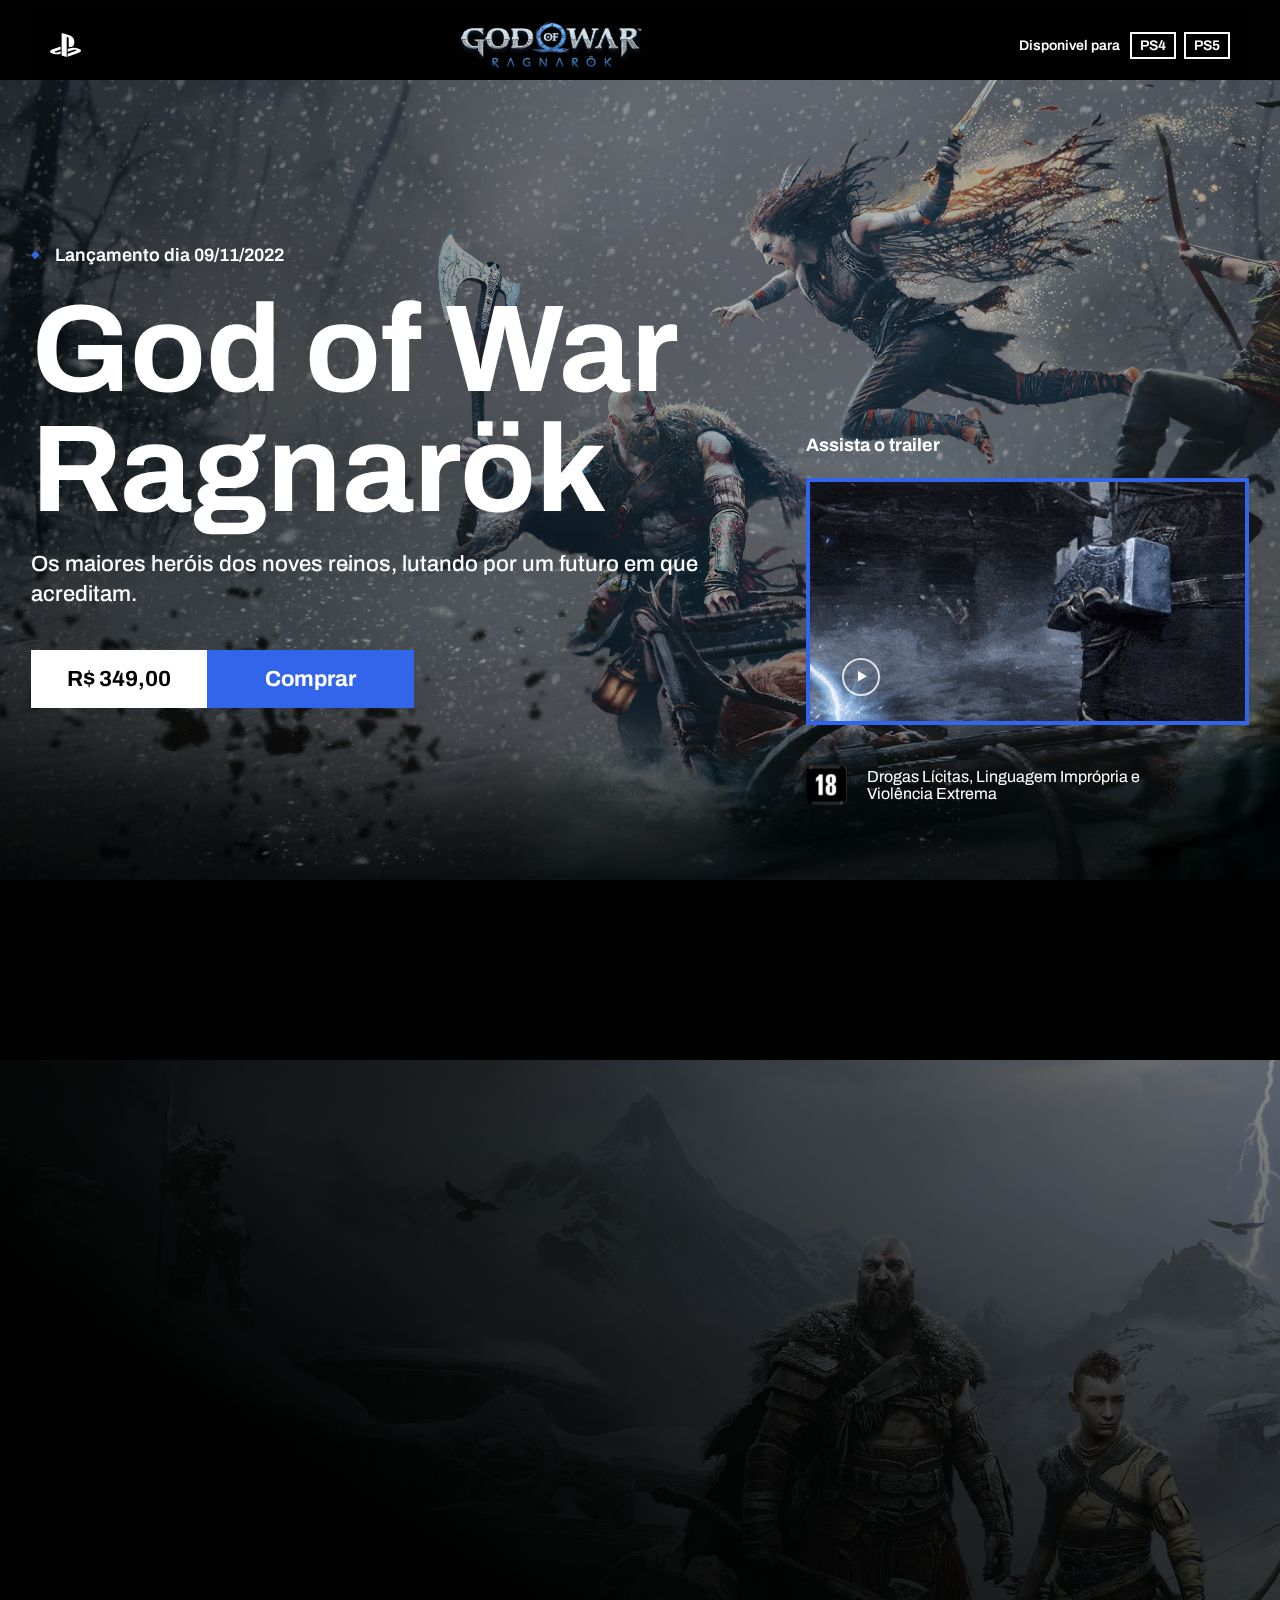
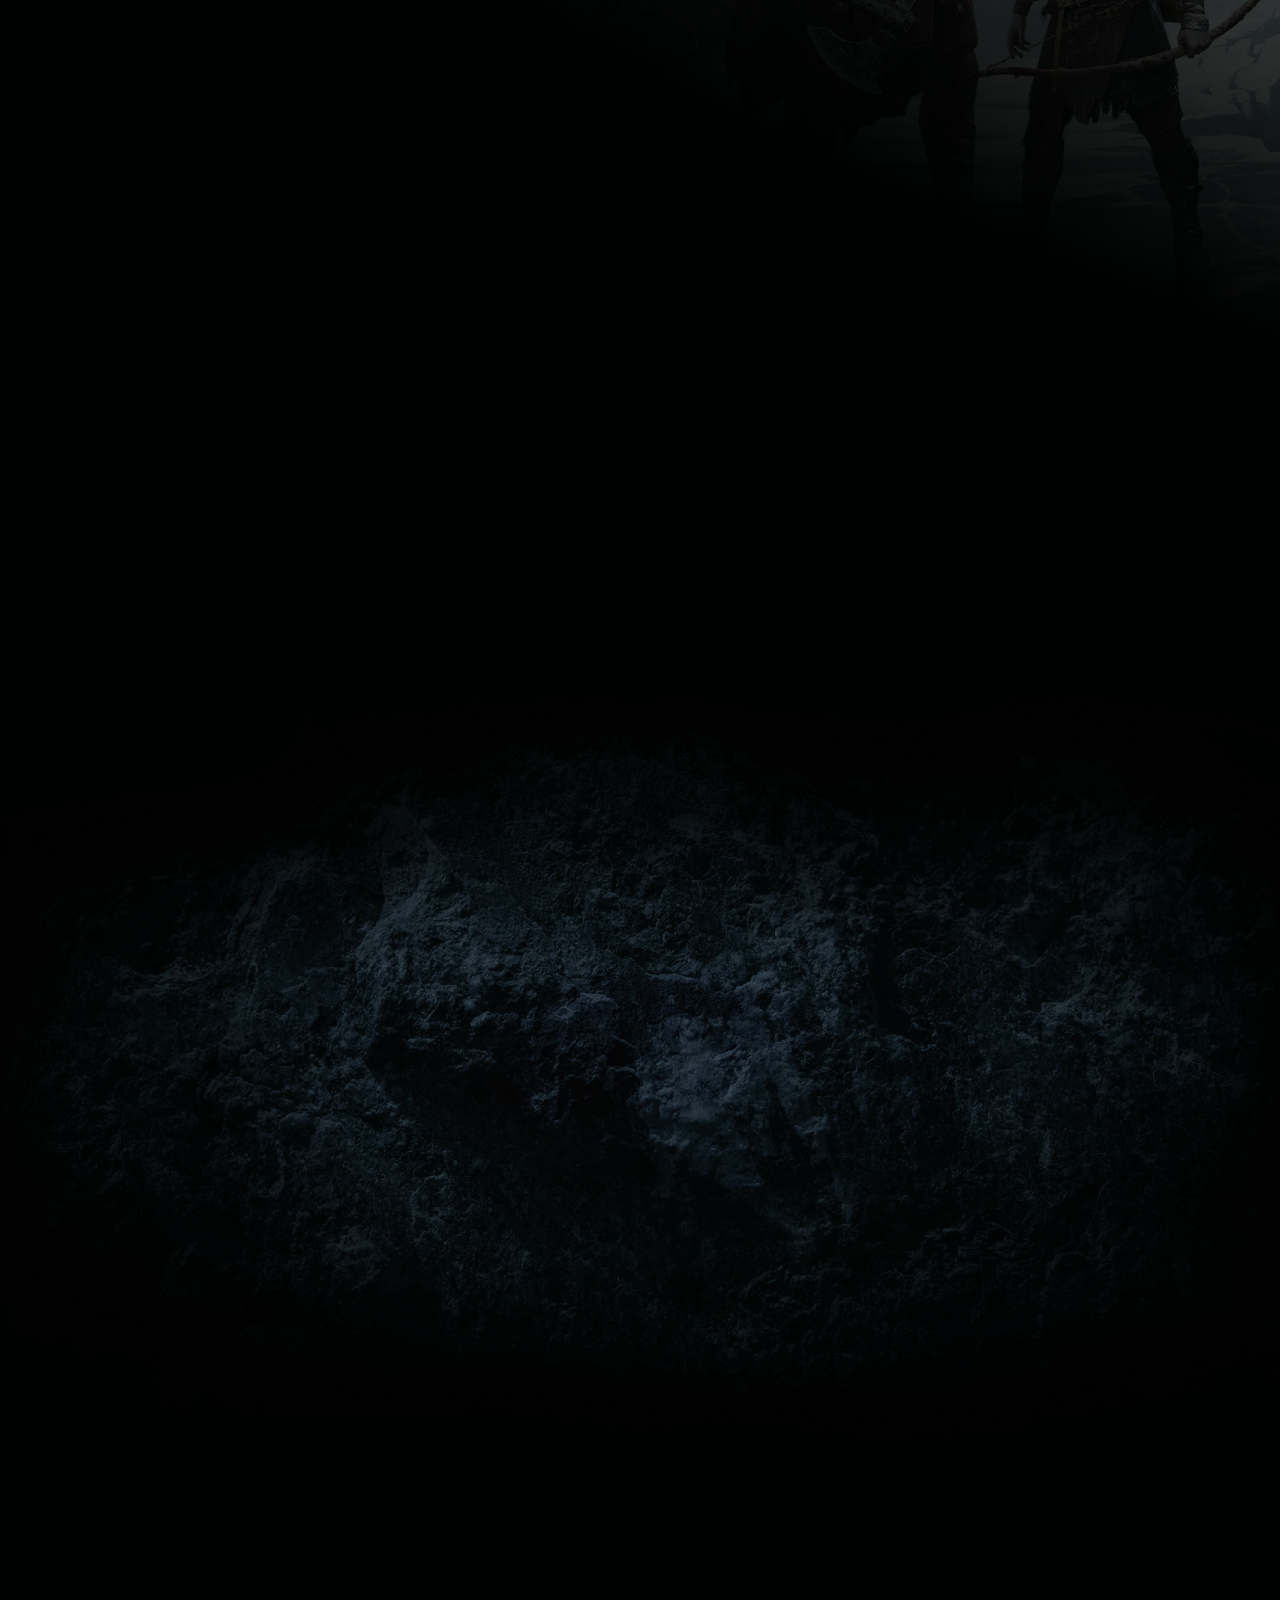
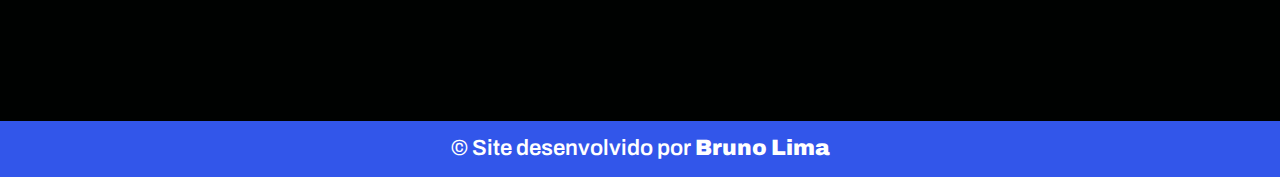
<file: index.html>
<!DOCTYPE html>
<html lang="pt-br">

<head>
  <meta charset="UTF-8">
  <meta http-equiv="X-UA-Compatible" content="IE=edge">
  <meta name="viewport" content="width=device-width, initial-scale=1.0">
  <title>God of War Ragnarok</title>
  <link rel="preconnect" href="https://fonts.googleapis.com">
  <link rel="preconnect" href="https://fonts.gstatic.com" crossorigin>
  <link href="https://fonts.googleapis.com/css2?family=Archivo:ital,wght@0,100;0,200;0,300;0,400;0,600;0,700;1,300&display=swap" rel="stylesheet">
  <link rel="stylesheet" href="https://cdn.jsdelivr.net/npm/swiper@8/swiper-bundle.min.css" />
  <link rel="shortcut icon" href="/GOW-Ragnarok/img/favicon.svg" type="image/x-icon">
  <link href="https://unpkg.com/aos@2.3.1/dist/aos.css" rel="stylesheet">
  <link rel="stylesheet" href="./css/main.min.css">
</head>

<body>
  <header class="header">
    <nav class="menu">
      <img class="sony" src="./img/sony.svg" alt="logo sony" data-aos="fade-right">
      <img src="./img/logo.jpg" alt="logo god of war" data-aos="zoom-in">

      <div class="plataform" data-aos="fade-left">
        <span>Disponivel para</span>
        <ul>
          <li>PS4</li>
          <li>PS5</li>
        </ul>
      </div>
    </nav>
  </header>

  <section class="introduce">
    <div class="container">
      <div class="left" data-aos="fade-right">
        <h3 class="subtitle">
          <img src="./img/bullets.svg">
          <span>Lançamento dia 09/11/2022</span>
        </h3>
        <h1 class="title">God of War Ragnarök</h1>
        <p>
          Os maiores heróis dos noves reinos, lutando por um futuro em que acreditam.
        </p>

        <div class="value">
          <strong>R$ 349,00</strong>
          <a href="#" target="blank">Comprar</a>
        </div>
      </div>

      <div class="right" data-aos="fade-up">
        <span>Assista o trailer</span>
        <button class="player">
          <img class="thumbnail" src="./img/thumbnail.gif" alt="thumbnail do trailer">
          <img class="play" src="./img/play.svg" alt="icon play">
        </button>

        <div class="classification">
          <img src="./img/faixa-etaria.png" alt="icon classification">
          <p>Drogas Lícitas, Linguagem Imprópria e Violência Extrema</p>
        </div>
      </div>
    </div>
  </section>

  <section class="info-general" data-aos="fade-up">
    <div class="container">
      <ul>
        <li>
          <img src="./img/icon-game-offline.png"> <span>Jogo Offline habilitado</span>
        </li>
        <li>
          <img src="./img/icon-singleplayer.png" alt="">
          <span>1 Jogador</span>
        </li>
        <li>
          <img src="./img/icon-use-remote.png" alt="">
          <span>Compátivel com uso remoto</span>
        </li>
        <li>
          <img src="./img/icon-function-vibration.png" alt="">
          <span>Função de vibração necessária</span>
        </li>
        <li>
          <img src="./img/icon-effect.png" alt="">
          <span>Efeito gatilho necessário</span>
        </li>

        <li>
          <img src="./img/icon-psn-plus.png" alt="">
          <span>Compatível com a ajuda do jogo</span>
        </li>
      </ul>
    </div>
  </section>

  <section class="story-game">
    <div class="container">
      <div class="left" data-aos="fade-right">
        <h3 class="subtitle">
          <img src="./img/bullets.svg">
          <span>Sony Interactive Entertainment
          </span>
        </h3>

        <h2 class="title">Embarque com
          Kratos e Atreus em
          uma jornada épica.
        </h2>
        <p>
          O Fimbulwinter já começou. Kratos e Atreus devem viajar pelos Nove Reinos em busca de respostas enquanto as forças asgardianas se preparam para uma batalha profetizada que causará o fim do mundo. Nessa jornada, eles explorarão paisagens míticas impressionantes e enfrentarão inimigos aterradores: deuses nórdicos e monstros. A ameaça do Ragnarök se aproxima. Kratos e Atreus terão de escolher entre a segurança deles próprios e a dos reinos.
        </p>

        <div class="studios">
          <img src="./img/logo-sta-monica-sony.png" alt="Logo da Santa Monica e da Sony">
          <p>
            De Santa Monica Studio, esta é a sequência da aclamada versão de 2018 de God of War.
          </p>
        </div>
      </div>

      <img class="kratos-atreus" src="./img/kratos-atreus.png" alt="" data-aos="fade-left">
    </div>
  </section>

  <section class="img-characters">
    <div class="container">
      <div class="description">
        <div class="left" data-aos="fade-right">
          <h3 class="subtitle">
            <img src="./img/bullets.svg">
            <span>Conheça os personagens</span>
          </h3>

          <h2 class="title">
            Toda grande aventura é uma história esperando para ser contada
          </h2>
          <p>
            Reviva o começo da jornada nórdica épica de Kratos e Atreus em Mitos de Midgard. Um alerta para quem não está familiarizado com God of War: spoilers à frente.
          </p>
        </div>

        <div class="right" data-aos="fade-left">
          <img src="./img/axel.png" alt="">
          <div class="text-logo">
            <img src="./img/logo.jpg" alt="">
            <span>Lançamento dia 09/11/2022</span>
          </div>
        </div>
      </div>
      <div class="slide-characters" data-aos="fade-up">
        <div class="swiper-wrapper">
          <div class="swiper-slide">
            <div class="card-character">
              <div class="image">
                <img src="./img/kratos.jpg" alt="">
                <button>Saiba Mais</button>
              </div>
              <div class="info">
                <h3>Kratos</h3>
                <span>Deus da Guerra</span>
              </div>
            </div>
          </div>
          <div class="swiper-slide">
            <div class="card-character">
              <div class="image">
                <img src="./img/atreus.jpg" alt="">
                <button>Saiba Mais</button>
              </div>
              <div class="info">
                <h3>Atreus</h3>
                <span>Filho de Kratos
                </span>
              </div>
            </div>
          </div>
          <div class="swiper-slide">
            <div class="card-character">
              <div class="image">
                <img src="./img/mimir.jpg" alt="">
                <button>Saiba Mais</button>
              </div>
              <div class="info">
                <h3>Mimir</h3>
                <span>Aliado de Kratos
                </span>
              </div>
            </div>
          </div>
          <div class="swiper-slide">
            <div class="card-character">
              <div class="image">
                <img src="./img/freya.jpg" alt="">
                <button>Saiba Mais</button>
              </div>
              <div class="info">
                <h3>Freya</h3>
                <span>Mãe de Baldur
                </span>
              </div>
            </div>
          </div>
          <div class="swiper-slide">
            <div class="card-character">
              <div class="image">
                <img src="./img/thor.jpg" alt="">
                <button>Saiba Mais</button>
              </div>
              <div class="info">
                <h3>Thor</h3>
                <span>Deus do Trovão
                </span>
              </div>
            </div>
          </div>
          <div class="swiper-slide">
            <div class="card-character">
              <div class="image">
                <img src="./img/tyr.jpg" alt="">
                <button>Saiba Mais</button>
              </div>
              <div class="info">
                <h3>Tyr</h3>
                <span>Aliado de Kratos
                </span>
              </div>
            </div>
          </div>

          <div class="swiper-slide">
            <div class="card-character">
              <div class="image">
                <img src="./img/angrboda.png" alt="">
                <button>Saiba Mais</button>
              </div>
              <div class="info">
                <h3>Angrboda</h3>
                <span>A Guardiã de Járnvid
                </span>
              </div>
            </div>
          </div>
        </div>
        <div class="swiper-pagination"></div>
      </div>
    </div>
    </div>
    </div>
  </section>

  <footer class="rodape">
    <p>&copy; Site desenvolvido por <strong>Bruno Lima</strong></p>
  </footer>

  <script src="https://cdn.jsdelivr.net/npm/swiper@8/swiper-bundle.min.js"></script>
  <script src="https://unpkg.com/aos@2.3.1/dist/aos.js"></script>
  <script src="./js/main.js"></script>

</body>

</html>
</file>
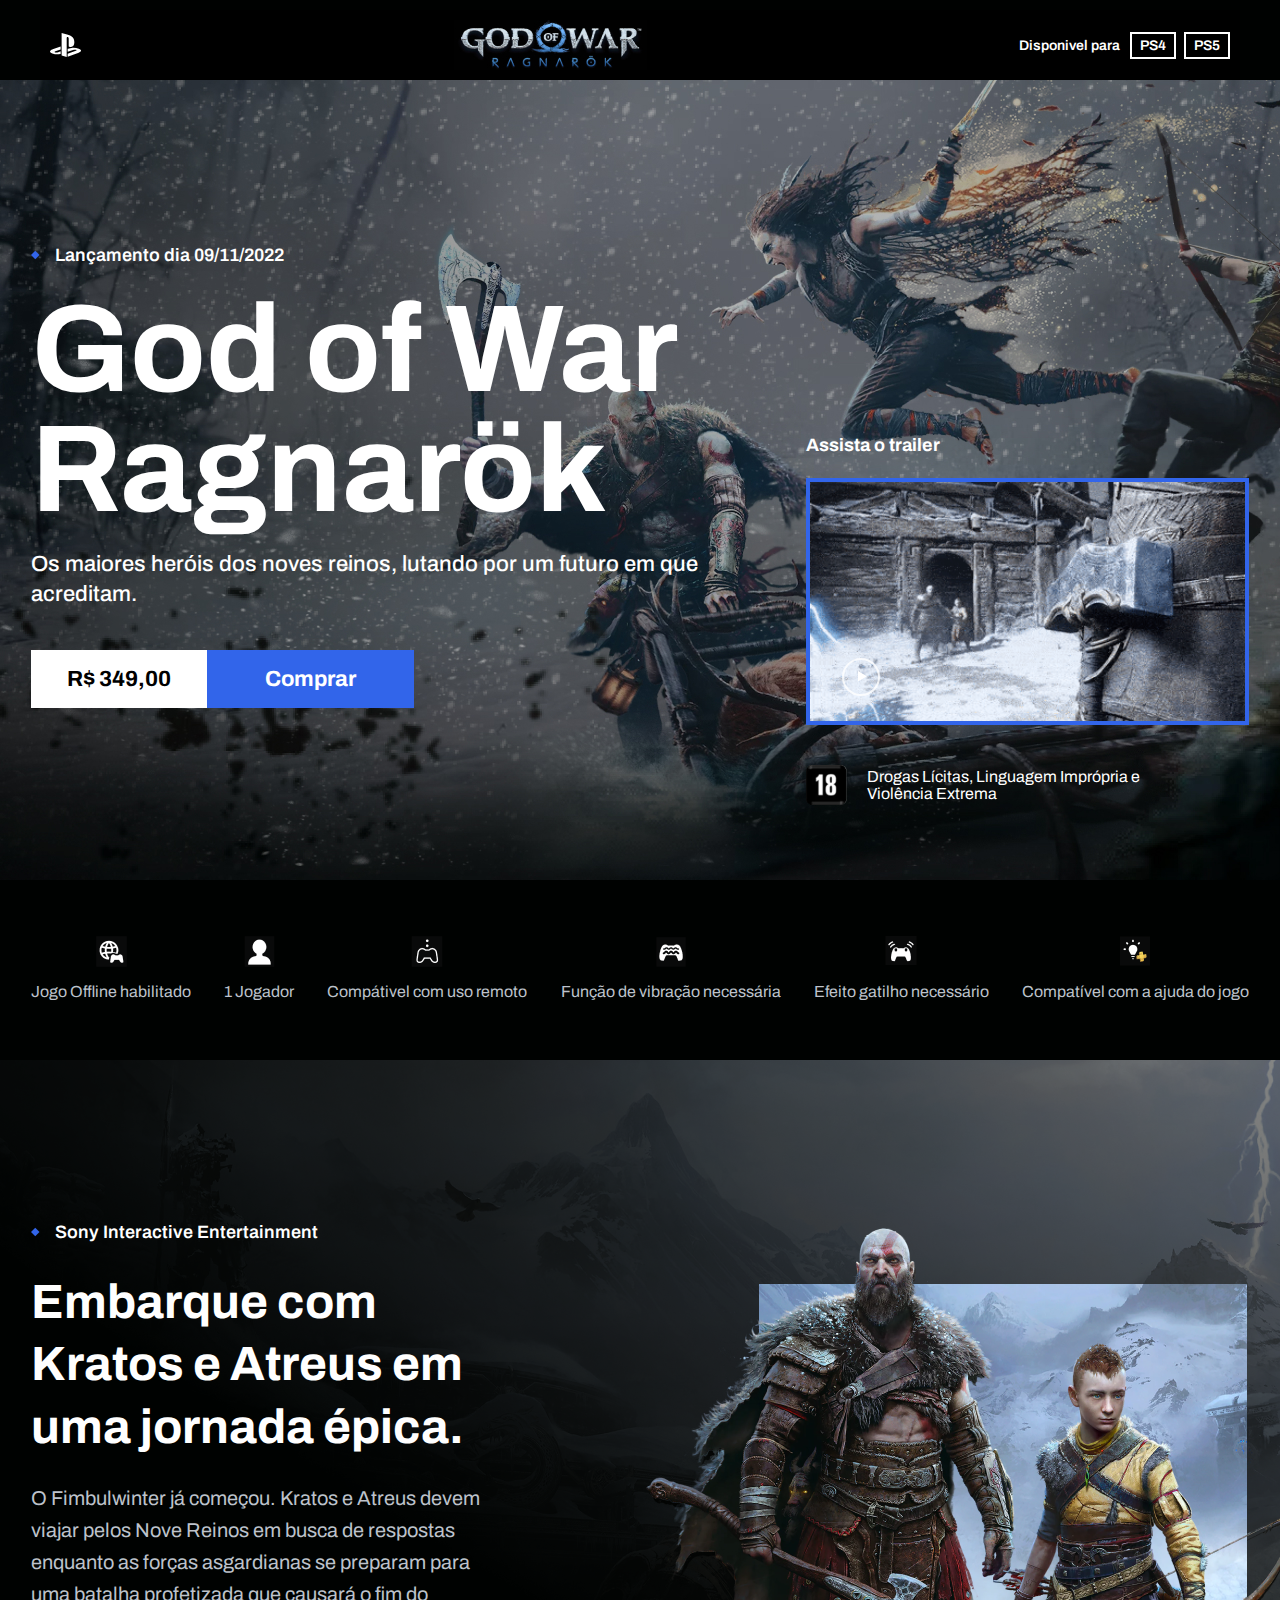
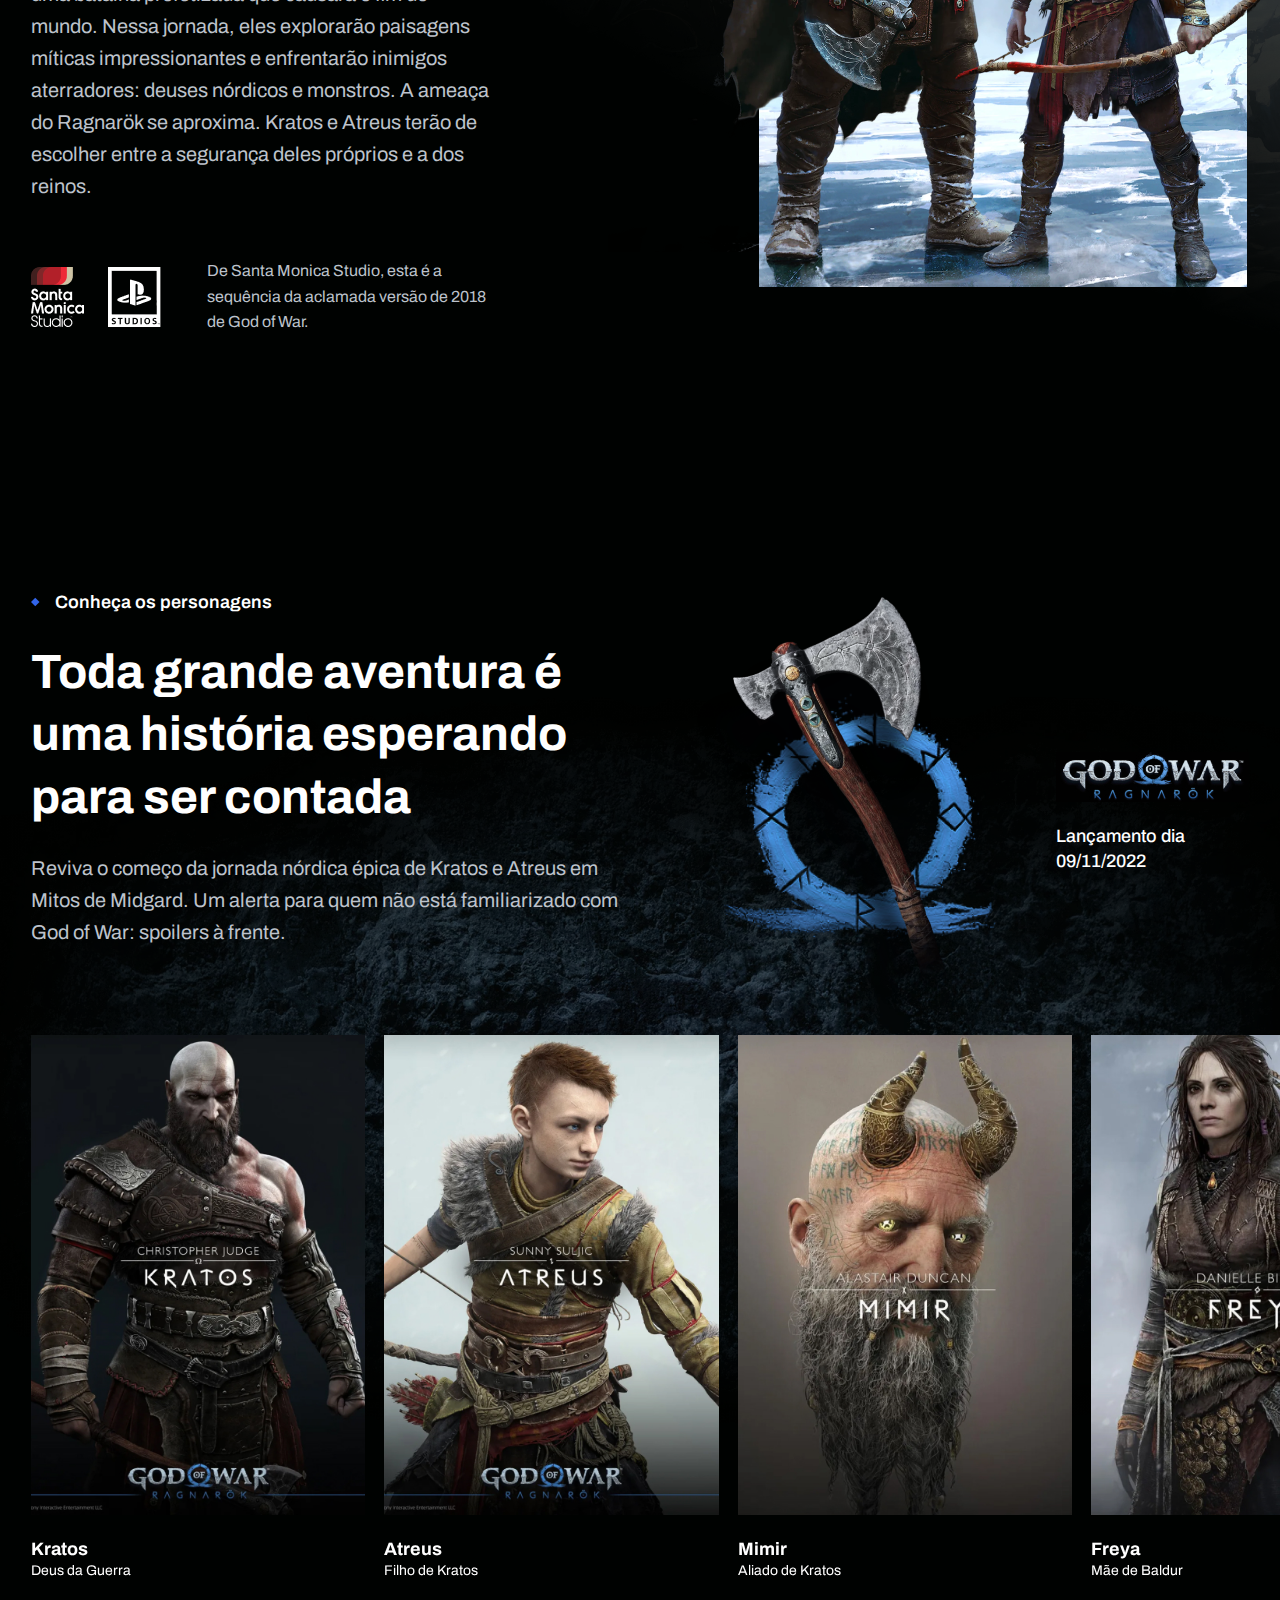
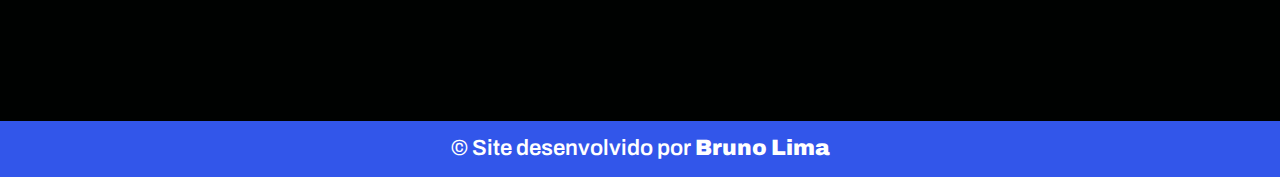
<file: GOW/index.html>
<!DOCTYPE html>
<html lang="pt-br">

<head>
  <meta charset="UTF-8">
  <meta http-equiv="X-UA-Compatible" content="IE=edge">
  <meta name="viewport" content="width=device-width, initial-scale=1.0">
  <title>God of War Ragnarok</title>
  <link rel="preconnect" href="https://fonts.googleapis.com">
  <link rel="preconnect" href="https://fonts.gstatic.com" crossorigin>
  <link href="https://fonts.googleapis.com/css2?family=Archivo:ital,wght@0,100;0,200;0,300;0,400;0,600;0,700;1,300&display=swap" rel="stylesheet">
  <link rel="stylesheet" href="https://cdn.jsdelivr.net/npm/swiper@8/swiper-bundle.min.css" />
  <link rel="stylesheet" href="css/main.min.css">
</head>

<body>
  <header class="header">
    <nav class="menu">
      <img class="sony" src="./img/sony.svg" alt="logo sony">
      <img src="./img/logo.jpg" alt="logo god of war">

      <div class="plataform">
        <span>Disponivel para</span>
        <ul>
          <li>PS4</li>
          <li>PS5</li>
        </ul>
      </div>
    </nav>
  </header>

  <section class="introduce">
    <div class="container">
      <div class="left">
        <h3 class="subtitle">
          <img src="./img/bullets.svg">
          <span>Lançamento dia 09/11/2022</span>
        </h3>
        <h1 class="title">God of War Ragnarök</h1>
        <p>
          Os maiores heróis dos noves reinos, lutando por um futuro em que acreditam.
        </p>

        <div class="value">
          <strong>R$ 349,00</strong>
          <a href="#" target="blank">Comprar</a>
        </div>
      </div>

      <div class="right">
        <span>Assista o trailer</span>
        <button class="player">
          <img class="thumbnail" src="./img/thumbnail.gif" alt="thumbnail do trailer">
          <img class="play" src="./img/play.svg" alt="icon play">
        </button>

        <div class="classification">
          <img src="./img/faixa-etaria.png" alt="icon classification">
          <p>Drogas Lícitas, Linguagem Imprópria e Violência Extrema</p>
        </div>
      </div>
    </div>
  </section>

  <section class="info-general">
    <div class="container">
      <ul>
        <li>
          <img src="./img/icon-game-offline.png"> <span>Jogo Offline habilitado</span>
        </li>
        <li>
          <img src="./img/icon-singleplayer.png" alt="">
          <span>1 Jogador</span>
        </li>
        <li>
          <img src="./img/icon-use-remote.png" alt="">
          <span>Compátivel com uso remoto</span>
        </li>
        <li>
          <img src="./img/icon-function-vibration.png" alt="">
          <span>Função de vibração necessária</span>
        </li>
        <li>
          <img src="./img/icon-effect.png" alt="">
          <span>Efeito gatilho necessário</span>
        </li>

        <li>
          <img src="./img/icon-psn-plus.png" alt="">
          <span>Compatível com a ajuda do jogo</span>
        </li>
      </ul>
    </div>
  </section>

  <section class="story-game">
    <div class="container">
      <div class="left">
        <h3 class="subtitle">
          <img src="./img/bullets.svg">
          <span>Sony Interactive Entertainment
          </span>
        </h3>

        <h2 class="title">Embarque com
          Kratos e Atreus em
          uma jornada épica.
        </h2>
        <p>
          O Fimbulwinter já começou. Kratos e Atreus devem viajar pelos Nove Reinos em busca de respostas enquanto as forças asgardianas se preparam para uma batalha profetizada que causará o fim do mundo. Nessa jornada, eles explorarão paisagens míticas impressionantes e enfrentarão inimigos aterradores: deuses nórdicos e monstros. A ameaça do Ragnarök se aproxima. Kratos e Atreus terão de escolher entre a segurança deles próprios e a dos reinos.
        </p>

        <div class="studios">
          <img src="./img/logo-sta-monica-sony.png" alt="Logo da Santa Monica e da Sony">
          <p>
            De Santa Monica Studio, esta é a sequência da aclamada versão de 2018 de God of War.
          </p>
        </div>
      </div>

      <img class="kratos-atreus" src="./img/kratos-atreus.png" alt="">
    </div>
  </section>

  <section class="img-characters">
    <div class="container">
      <div class="description">
        <div class="left">
          <h3 class="subtitle">
            <img src="./img/bullets.svg">
            <span>Conheça os personagens</span>
          </h3>

          <h2 class="title">
            Toda grande aventura é uma história esperando para ser contada
          </h2>
          <p>
            Reviva o começo da jornada nórdica épica de Kratos e Atreus em Mitos de Midgard. Um alerta para quem não está familiarizado com God of War: spoilers à frente.
          </p>
        </div>

        <div class="right">
          <img src="./img/axel.png" alt="">
          <div class="text-logo">
            <img src="./img/logo.jpg" alt="">
            <span>Lançamento dia 09/11/2022</span>
          </div>
        </div>
      </div>
      <div class="slide-characters">
        <div class="swiper-wrapper">
          <div class="swiper-slide">
            <div class="card-character">
              <div class="image">
                <img src="./img/kratos.jpg" alt="">
                <button>Saiba Mais</button>
              </div>
              <div class="info">
                <h3>Kratos</h3>
                <span>Deus da Guerra</span>
              </div>
            </div>
          </div>
          <div class="swiper-slide">
            <div class="card-character">
              <div class="image">
                <img src="./img/atreus.jpg" alt="">
                <button>Saiba Mais</button>
              </div>
              <div class="info">
                <h3>Atreus</h3>
                <span>Filho de Kratos
                </span>
              </div>
            </div>
          </div>
          <div class="swiper-slide">
            <div class="card-character">
              <div class="image">
                <img src="./img/mimir.jpg" alt="">
                <button>Saiba Mais</button>
              </div>
              <div class="info">
                <h3>Mimir</h3>
                <span>Aliado de Kratos
                </span>
              </div>
            </div>
          </div>
          <div class="swiper-slide">
            <div class="card-character">
              <div class="image">
                <img src="./img/freya.jpg" alt="">
                <button>Saiba Mais</button>
              </div>
              <div class="info">
                <h3>Freya</h3>
                <span>Mãe de Baldur
                </span>
              </div>
            </div>
          </div>
          <div class="swiper-slide">
            <div class="card-character">
              <div class="image">
                <img src="./img/thor.jpg" alt="">
                <button>Saiba Mais</button>
              </div>
              <div class="info">
                <h3>Thor</h3>
                <span>Deus do Trovão
                </span>
              </div>
            </div>
          </div>
          <div class="swiper-slide">
            <div class="card-character">
              <div class="image">
                <img src="./img/tyr.jpg" alt="">
                <button>Saiba Mais</button>
              </div>
              <div class="info">
                <h3>Tyr</h3>
                <span>Aliado de Kratos
                </span>
              </div>
            </div>
          </div>

          <div class="swiper-slide">
            <div class="card-character">
              <div class="image">
                <img src="./img/angrboda.png" alt="">
                <button>Saiba Mais</button>
              </div>
              <div class="info">
                <h3>Angrboda</h3>
                <span>A Guardiã de Járnvid
                </span>
              </div>
            </div>
          </div>
        </div>
        <div class="swiper-pagination"></div>
      </div>
    </div>
    </div>
    </div>
  </section>

  <footer class="rodape">
    <p>&copy; Site desenvolvido por <strong>Bruno Lima</strong></p>
  </footer>

  <script src="https://cdn.jsdelivr.net/npm/swiper@8/swiper-bundle.min.js"></script>
  <script src="./js/main.js"></script>

</body>

</html>
</file>
<file: css/main.min.css>
*{margin:0;padding:0;box-sizing:border-box;list-style:none;font-family:"Archivo",sans-serif;color:#fff}button{border:0;background-color:rgba(0,0,0,0);cursor:pointer}img{max-width:100%;display:block}html{font-size:62.5%}body{background-color:#000201}.container{width:100%;max-width:143.5rem;margin:0 auto;padding:0 1.5rem}@media(max-width: 1440px){.container{max-width:124.8rem}}.subtitle{display:flex;align-items:center}.subtitle span{font-size:1.8rem;font-weight:600;line-height:2.2rem;margin-left:1.5rem}@media(max-width: 1200px){.subtitle span{font-size:1.6rem}}@media(max-width: 991px){.subtitle{justify-content:center}}@media(max-width: 560px){.subtitle span{font-size:1.6rem}}h1{font-size:12.4rem;font-weight:700;line-height:97.5%}@media(max-width: 1200px){h1{font-size:10rem}}h2{font-size:4.8rem;font-weight:700;line-height:130%}p{font-size:2rem;font-weight:400;line-height:160%;color:#bdc2cb}.card-character{width:100%;max-width:38.4rem}.card-character .image{position:relative;width:100%;height:48rem;margin-bottom:2.4rem;display:flex;justify-content:center;overflow:hidden}.card-character .image img{width:100%;height:100%;-o-object-fit:cover;object-fit:cover;transition:transform .3s ease}.card-character .image button{position:absolute;padding:1.8rem 3.6rem;background-color:#3265ea;margin:0 auto;bottom:0;font-size:1.8rem;font-weight:700;line-height:2rem;opacity:0;transition:all .3s ease}.card-character .info h3{font-size:1.8rem;font-weight:700;line-height:2rem;margin-bottom:.4375rem}.card-character .info span{font-size:1.4rem;line-height:1.5rem}.card-character:hover .image img{transform:scale(1.1)}.card-character:hover .image button{opacity:1;bottom:5.7rem}.header{width:100%;align-items:center;background-color:#000;max-width:1200px;margin:auto;margin-top:1rem;padding:1rem}.header .menu{display:flex;justify-content:space-between;align-items:center}.header .plataform{display:flex;align-items:center}.header .plataform span{font-size:1.4rem;font-weight:600;line-height:1.5rem}.header .plataform ul{display:flex;margin-left:1rem;gap:.8rem}.header .plataform ul li{padding:.4rem .8rem;border:2px solid #fff;font-weight:600;font-size:1.4rem;line-height:1.5rem}@media(max-width: 560px){.header .header{height:7rem}.header .sony{display:none}.header .plataform span{display:none}.header .plataform .logo{max-width:14rem}}.rodape{text-align:center;background-color:#3256ea;padding:1rem 0}.rodape p{color:#fff;font-size:2.2rem;font-weight:600}@media(max-width: 1200px){.rodape p{font-size:2rem}}@media(max-width: 560px){.rodape p{font-size:1.6rem}}.introduce{padding-top:16.4rem;padding-bottom:10.3rem;background:url("/GOW/img/bg-hero.jpg") no-repeat center center;height:80rem}.introduce .container{display:flex;align-items:flex-end;justify-content:space-between}.introduce .left{width:100%;max-width:78.2rem}.introduce .left h1{margin-top:2.4rem;margin-bottom:1.8rem}.introduce .left p{font-size:2.2rem;font-weight:500;line-height:140%;color:#fff;margin-bottom:4rem}.introduce .left .value{display:flex}.introduce .left .value strong{padding:1.8rem 3.6rem;font-size:2.2rem;font-weight:700;line-height:2.2rem;background-color:#fff;color:#000}.introduce .left .value a{display:block;text-decoration:none;background-color:#3265ea;padding:1.8rem 5.8rem;font-size:2.2rem;font-weight:700;line-height:2.2rem}.introduce .right{position:relative;top:9.7rem;width:100%;max-width:44.3rem}.introduce .right span{display:block;font-weight:700;font-size:1.8rem;line-height:2rem;margin-bottom:2.3rem}.introduce .right button{position:relative;width:100%;height:24.7rem;border:4px solid #3265ea;overflow:hidden;box-shadow:0px 4px 4px rgba(0,0,0,0)}.introduce .right button .thumbnail{width:100%}.introduce .right button .play{position:absolute;bottom:2.5rem;left:3.2rem}.introduce .right .classification{display:flex;align-items:center;margin-top:4rem;gap:2rem}.introduce .right .classification p{color:#fff;font-size:1.6rem;font-weight:400;line-height:1.7rem;max-width:27.4rem}@media(max-width: 1200px){.introduce{padding-top:8rem;padding-bottom:8rem;height:auto}.introduce .left{max-width:64rem}.introduce .left p{font-size:1.8rem}.introduce .right{top:0;max-width:35.3rem}.introduce .right button{height:19.3rem}}@media(max-width: 991px){.introduce{padding:2rem 0}.introduce .container{flex-direction:column;align-items:center}.introduce .container .left{text-align:center;margin-bottom:4rem}.introduce .container .left .value{justify-content:center}.introduce .container .right{text-align:center}.introduce .container .right .classification{flex-direction:column}.introduce .container .right .classification p{margin-left:0}}@media(max-width: 560px){.introduce{padding:4rem 0}.introduce .left h1{font-size:6rem;margin:1.5rem 0}.introduce .left p{font-size:1.6rem;max-width:80%;margin:0 auto;margin-bottom:3rem}.introduce .left .value{flex-direction:column;padding:0 4rem}.introduce .right{max-width:31rem}.introduce .right button{height:100%}.introduce .right .classification p{line-height:1.4}}.info-general{width:100%;height:18rem;display:flex;align-items:center}.info-general .container ul{display:flex;align-items:flex-start;justify-content:space-between}.info-general .container ul li{display:flex;flex-direction:column;align-items:center}.info-general .container ul li span{display:block;text-align:center;font-size:1.6rem;line-height:160%;color:#bdc2cb;margin-top:1.2rem}@media(max-width: 1200px){.info-general{padding:4rem 0;height:auto}.info-general ul{flex-wrap:wrap;gap:3rem 0}.info-general ul li{width:33.3%}}@media(max-width: 560px){.info-general ul li{width:50%}.info-general ul li span{max-width:14.5rem}}.story-game{width:100%;padding-top:10rem;padding-bottom:8rem;background:url("/GOW/img/bg-story.png") no-repeat top center;overflow:hidden}.story-game .container{display:flex;align-items:center}.story-game .left{width:100%;max-width:62.9rem;margin-top:6.1rem}.story-game .left h2{margin-top:2.8rem;margin-bottom:2.4rem;max-width:50.2rem}.story-game .left p{margin-bottom:5.6rem}.story-game .left .studios{display:flex;align-items:center}.story-game .left .studios p{font-size:1.6rem;line-height:160%;max-width:32.4rem;margin-bottom:0;margin-left:4.6rem}.story-game .kratos-atreus{position:relative;top:10px;left:110px}@media(max-width: 1200px){.story-game{background:none;padding:6rem 0}.story-game .container{flex-direction:column}.story-game .container .left{max-width:100%;text-align:center}.story-game .container .left .subtitle{justify-content:center}.story-game .container .left h2{max-width:75%;margin:2rem auto}.story-game .container .left .studios{justify-content:center;margin-bottom:6rem}.story-game .container .kratos-atreus{left:0;top:0;margin-bottom:4rem}}@media(max-width: 991px){.story-game .left h2{max-width:95%}}@media(max-width: 560px){.story-game .left h2{font-size:2.8rem}.story-game .left p{font-size:1.6rem;margin-bottom:4rem}.story-game .left .studios{flex-direction:column}.story-game .left .studios p{margin-top:2rem;margin-left:0}.story-game .kratos-atreus{margin-bottom:2rem}}.img-characters{padding-top:17.6rem;padding-bottom:14.3rem;background:url("/GOW/img/bg-characters.png") no-repeat center center;overflow:hidden}.img-characters .description{display:flex;align-items:flex-start;justify-content:space-between}.img-characters .description .left{width:100%;max-width:61.2rem}.img-characters .description .left h2{margin-top:2.8rem;margin-bottom:2.4rem}.img-characters .description .right{display:flex;align-items:center}.img-characters .description .right .text-logo span{display:block;font-size:1.8rem;font-weight:500;line-height:140%;color:#fff;max-width:14.3rem;margin-top:2.2rem}@media(max-width: 1200px){.img-characters{padding:6rem 0}}@media(max-width: 991px){.img-characters .description{flex-direction:column;align-items:center}.img-characters .description .left{text-align:center;max-width:100%;margin-bottom:4rem}}@media(max-width: 560px){.img-characters{padding:4rem 0}.img-characters .description .left h2{font-size:2.8rem}.img-characters .description .left p{font-size:1.6rem}.img-characters .description .right{flex-direction:column;align-items:center;margin-bottom:2rem}.img-characters .description .right .text-logo img{margin:0 auto}.img-characters .description .right .text-logo span{text-align:center;max-width:100%;margin-top:1rem}.img-characters .slide-characters{margin-top:4rem}}
</file>
<file: GOW/css/main.min.css>
*{margin:0;padding:0;box-sizing:border-box;list-style:none;font-family:"Archivo",sans-serif;color:#fff}button{border:0;background-color:rgba(0,0,0,0);cursor:pointer}img{max-width:100%;display:block}html{font-size:62.5%}body{background-color:#000201}.container{width:100%;max-width:143.5rem;margin:0 auto;padding:0 1.5rem}@media(max-width: 1440px){.container{max-width:124.8rem}}.subtitle{display:flex;align-items:center}.subtitle span{font-size:1.8rem;font-weight:600;line-height:2.2rem;margin-left:1.5rem}@media(max-width: 1200px){.subtitle span{font-size:1.6rem}}@media(max-width: 991px){.subtitle{justify-content:center}}@media(max-width: 560px){.subtitle span{font-size:1.6rem}}h1{font-size:12.4rem;font-weight:700;line-height:97.5%}@media(max-width: 1200px){h1{font-size:10rem}}h2{font-size:4.8rem;font-weight:700;line-height:130%}p{font-size:2rem;font-weight:400;line-height:160%;color:#bdc2cb}.card-character{width:100%;max-width:38.4rem}.card-character .image{position:relative;width:100%;height:48rem;margin-bottom:2.4rem;display:flex;justify-content:center;overflow:hidden}.card-character .image img{width:100%;height:100%;-o-object-fit:cover;object-fit:cover;transition:transform .3s ease}.card-character .image button{position:absolute;padding:1.8rem 3.6rem;background-color:#3265ea;margin:0 auto;bottom:0;font-size:1.8rem;font-weight:700;line-height:2rem;opacity:0;transition:all .3s ease}.card-character .info h3{font-size:1.8rem;font-weight:700;line-height:2rem;margin-bottom:.4375rem}.card-character .info span{font-size:1.4rem;line-height:1.5rem}.card-character:hover .image img{transform:scale(1.1)}.card-character:hover .image button{opacity:1;bottom:5.7rem}.header{width:100%;align-items:center;background-color:#000;max-width:1200px;margin:auto;margin-top:1rem;padding:1rem}.header .menu{display:flex;justify-content:space-between;align-items:center}.header .plataform{display:flex;align-items:center}.header .plataform span{font-size:1.4rem;font-weight:600;line-height:1.5rem}.header .plataform ul{display:flex;margin-left:1rem;gap:.8rem}.header .plataform ul li{padding:.4rem .8rem;border:2px solid #fff;font-weight:600;font-size:1.4rem;line-height:1.5rem}@media(max-width: 560px){.header .header{height:7rem}.header .sony{display:none}.header .plataform span{display:none}.header .plataform .logo{max-width:14rem}}.rodape{text-align:center;background-color:#3256ea;padding:1rem 0}.rodape p{color:#fff;font-size:2.2rem;font-weight:600}@media(max-width: 1200px){.rodape p{font-size:2rem}}@media(max-width: 560px){.rodape p{font-size:1.6rem}}.introduce{padding-top:16.4rem;padding-bottom:10.3rem;background:url("/GOW/img/bg-hero.jpg") no-repeat center center;height:80rem}.introduce .container{display:flex;align-items:flex-end;justify-content:space-between}.introduce .left{width:100%;max-width:78.2rem}.introduce .left h1{margin-top:2.4rem;margin-bottom:1.8rem}.introduce .left p{font-size:2.2rem;font-weight:500;line-height:140%;color:#fff;margin-bottom:4rem}.introduce .left .value{display:flex}.introduce .left .value strong{padding:1.8rem 3.6rem;font-size:2.2rem;font-weight:700;line-height:2.2rem;background-color:#fff;color:#000}.introduce .left .value a{display:block;text-decoration:none;background-color:#3265ea;padding:1.8rem 5.8rem;font-size:2.2rem;font-weight:700;line-height:2.2rem}.introduce .right{position:relative;top:9.7rem;width:100%;max-width:44.3rem}.introduce .right span{display:block;font-weight:700;font-size:1.8rem;line-height:2rem;margin-bottom:2.3rem}.introduce .right button{position:relative;width:100%;height:24.7rem;border:4px solid #3265ea;overflow:hidden;box-shadow:0px 4px 4px rgba(0,0,0,0)}.introduce .right button .thumbnail{width:100%}.introduce .right button .play{position:absolute;bottom:2.5rem;left:3.2rem}.introduce .right .classification{display:flex;align-items:center;margin-top:4rem;gap:2rem}.introduce .right .classification p{color:#fff;font-size:1.6rem;font-weight:400;line-height:1.7rem;max-width:27.4rem}@media(max-width: 1200px){.introduce{padding-top:8rem;padding-bottom:8rem;height:auto}.introduce .left{max-width:64rem}.introduce .left p{font-size:1.8rem}.introduce .right{top:0;max-width:35.3rem}.introduce .right button{height:19.3rem}}@media(max-width: 991px){.introduce{padding:2rem 0}.introduce .container{flex-direction:column;align-items:center}.introduce .container .left{text-align:center;margin-bottom:4rem}.introduce .container .left .value{justify-content:center}.introduce .container .right{text-align:center}.introduce .container .right .classification{flex-direction:column}.introduce .container .right .classification p{margin-left:0}}@media(max-width: 560px){.introduce{padding:4rem 0}.introduce .left h1{font-size:6rem;margin:1.5rem 0}.introduce .left p{font-size:1.6rem;max-width:80%;margin:0 auto;margin-bottom:3rem}.introduce .left .value{flex-direction:column;padding:0 4rem}.introduce .right{max-width:31rem}.introduce .right button{height:100%}.introduce .right .classification p{line-height:1.4}}.info-general{width:100%;height:18rem;display:flex;align-items:center}.info-general .container ul{display:flex;align-items:flex-start;justify-content:space-between}.info-general .container ul li{display:flex;flex-direction:column;align-items:center}.info-general .container ul li span{display:block;text-align:center;font-size:1.6rem;line-height:160%;color:#bdc2cb;margin-top:1.2rem}@media(max-width: 1200px){.info-general{padding:4rem 0;height:auto}.info-general ul{flex-wrap:wrap;gap:3rem 0}.info-general ul li{width:33.3%}}@media(max-width: 560px){.info-general ul li{width:50%}.info-general ul li span{max-width:14.5rem}}.story-game{width:100%;padding-top:10rem;padding-bottom:8rem;background:url("/GOW/img/bg-story.png") no-repeat top center;overflow:hidden}.story-game .container{display:flex;align-items:center}.story-game .left{width:100%;max-width:62.9rem;margin-top:6.1rem}.story-game .left h2{margin-top:2.8rem;margin-bottom:2.4rem;max-width:50.2rem}.story-game .left p{margin-bottom:5.6rem}.story-game .left .studios{display:flex;align-items:center}.story-game .left .studios p{font-size:1.6rem;line-height:160%;max-width:32.4rem;margin-bottom:0;margin-left:4.6rem}.story-game .kratos-atreus{position:relative;top:10px;left:110px}@media(max-width: 1200px){.story-game{background:none;padding:6rem 0}.story-game .container{flex-direction:column}.story-game .container .left{max-width:100%;text-align:center}.story-game .container .left .subtitle{justify-content:center}.story-game .container .left h2{max-width:75%;margin:2rem auto}.story-game .container .left .studios{justify-content:center;margin-bottom:6rem}.story-game .container .kratos-atreus{left:0;top:0;margin-bottom:4rem}}@media(max-width: 991px){.story-game .left h2{max-width:95%}}@media(max-width: 560px){.story-game .left h2{font-size:2.8rem}.story-game .left p{font-size:1.6rem;margin-bottom:4rem}.story-game .left .studios{flex-direction:column}.story-game .left .studios p{margin-top:2rem;margin-left:0}.story-game .kratos-atreus{margin-bottom:2rem}}.img-characters{padding-top:17.6rem;padding-bottom:14.3rem;background:url("/GOW/img/bg-characters.png") no-repeat center center;overflow:hidden}.img-characters .description{display:flex;align-items:flex-start;justify-content:space-between}.img-characters .description .left{width:100%;max-width:61.2rem}.img-characters .description .left h2{margin-top:2.8rem;margin-bottom:2.4rem}.img-characters .description .right{display:flex;align-items:center}.img-characters .description .right .text-logo span{display:block;font-size:1.8rem;font-weight:500;line-height:140%;color:#fff;max-width:14.3rem;margin-top:2.2rem}@media(max-width: 1200px){.img-characters{padding:6rem 0}}@media(max-width: 991px){.img-characters .description{flex-direction:column;align-items:center}.img-characters .description .left{text-align:center;max-width:100%;margin-bottom:4rem}}@media(max-width: 560px){.img-characters{padding:4rem 0}.img-characters .description .left h2{font-size:2.8rem}.img-characters .description .left p{font-size:1.6rem}.img-characters .description .right{flex-direction:column;align-items:center;margin-bottom:2rem}.img-characters .description .right .text-logo img{margin:0 auto}.img-characters .description .right .text-logo span{text-align:center;max-width:100%;margin-top:1rem}.img-characters .slide-characters{margin-top:4rem}}
</file>
